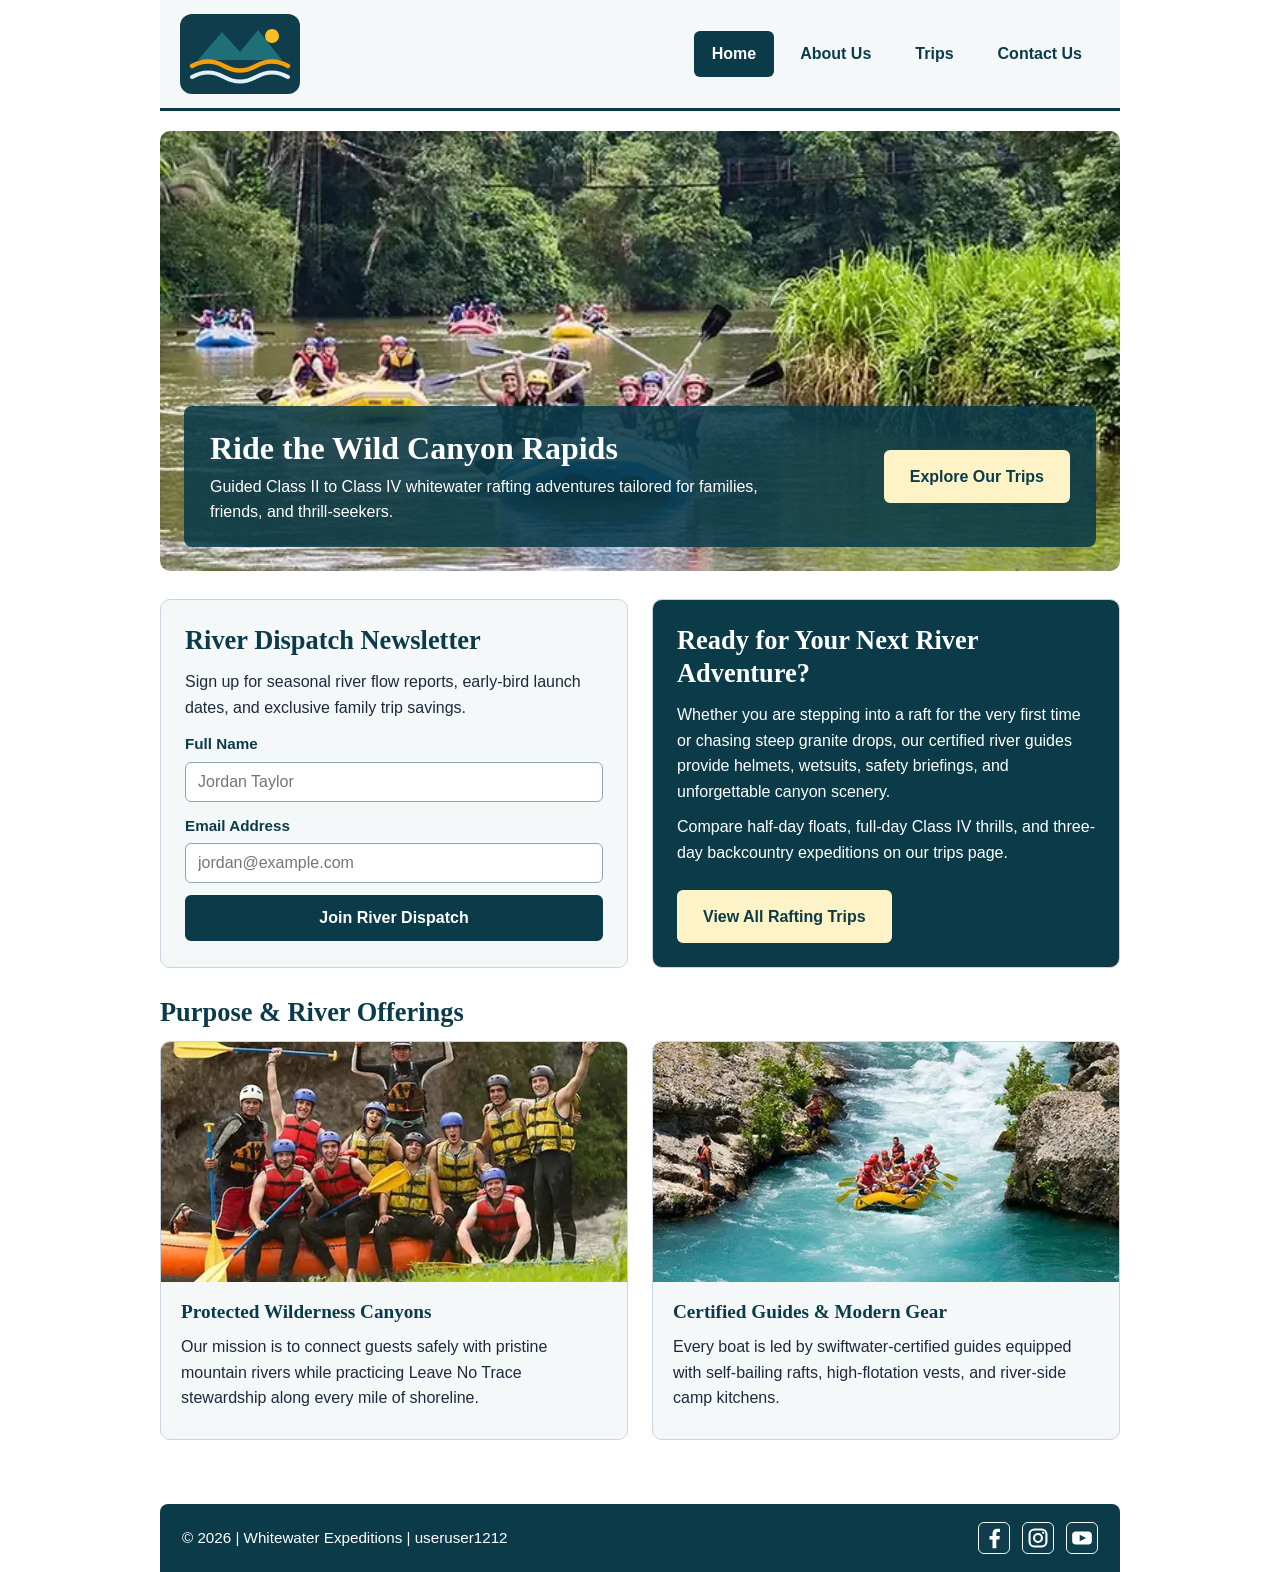
<file: wwr/index.html>
<!DOCTYPE html>
<html lang="en-US">
<head>
  <meta charset="utf-8">
  <meta name="viewport" content="width=device-width, initial-scale=1.0">
  <title>Home | Whitewater Expeditions</title>
  <meta name="description" content="Whitewater Expeditions offers guided river rafting trips, beginner canyon floats, and multi-day wilderness adventures.">
  <meta name="author" content="useruser1212">
  <link rel="stylesheet" href="styles/rafting.css">
</head>
<body>
  <header>
    <a class="logo-link" href="index.html">
      <img src="images/logo.svg" alt="Whitewater Expeditions Logo" width="120" height="80">
    </a>
    <nav aria-label="Main Navigation">
      <a href="index.html" class="active">Home</a>
      <a href="about.html">About Us</a>
      <a href="trips.html">Trips</a>
      <a href="contact.html">Contact Us</a>
    </nav>
  </header>

  <main>
    <div class="hero">
      <img src="images/hero-rafting.webp" alt="Rafting crew paddling through sunlit canyon whitewater rapids" width="1024" height="540">
      <div class="hero-overlay">
        <div>
          <h1>Ride the Wild Canyon Rapids</h1>
          <p>Guided Class II to Class IV whitewater rafting adventures tailored for families, friends, and thrill-seekers.</p>
        </div>
        <a class="cta-button cta-button-light" href="trips.html">Explore Our Trips</a>
      </div>
    </div>

    <section class="home-split-band" aria-label="Newsletter and Trip Planning">
      <div class="panel-card">
        <h2>River Dispatch Newsletter</h2>
        <p>Sign up for seasonal river flow reports, early-bird launch dates, and exclusive family trip savings.</p>
        <form class="newsletter-form" action="#" method="get">
          <div class="form-field">
            <label for="newsletter-name">Full Name</label>
            <input type="text" id="newsletter-name" name="newsletter-name" placeholder="Jordan Taylor" required>
          </div>
          <div class="form-field">
            <label for="newsletter-email">Email Address</label>
            <input type="email" id="newsletter-email" name="newsletter-email" placeholder="jordan@example.com" required>
          </div>
          <button type="submit">Join River Dispatch</button>
        </form>
      </div>

      <div class="panel-card cta-panel">
        <div>
          <h2>Ready for Your Next River Adventure?</h2>
          <p>Whether you are stepping into a raft for the very first time or chasing steep granite drops, our certified river guides provide helmets, wetsuits, safety briefings, and unforgettable canyon scenery.</p>
          <p>Compare half-day floats, full-day Class IV thrills, and three-day backcountry expeditions on our trips page.</p>
        </div>
        <div>
          <a class="cta-button cta-button-light" href="trips.html">View All Rafting Trips</a>
        </div>
      </div>
    </section>

    <section aria-label="Our Purpose and Offerings">
      <h2>Purpose &amp; River Offerings</h2>
      <div class="home-grid">
        <article class="feature-card">
          <img src="images/river-canyon.webp" alt="Emerald mountain river flowing through a pine-lined canyon" width="700" height="480">
          <div class="feature-card-body">
            <h3>Protected Wilderness Canyons</h3>
            <p>Our mission is to connect guests safely with pristine mountain rivers while practicing Leave No Trace stewardship along every mile of shoreline.</p>
          </div>
        </article>
        <article class="feature-card">
          <img src="images/team-paddling.webp" alt="Certified guide leading a smiling rafting crew through splashing rapids" width="700" height="480">
          <div class="feature-card-body">
            <h3>Certified Guides &amp; Modern Gear</h3>
            <p>Every boat is led by swiftwater-certified guides equipped with self-bailing rafts, high-flotation vests, and river-side camp kitchens.</p>
          </div>
        </article>
      </div>
    </section>
  </main>

  <footer>
    <p>&copy; 2026 | Whitewater Expeditions | useruser1212</p>
    <nav class="socialmedia" aria-label="Social Media Links">
      <a href="https://facebook.com"><img src="images/icon-facebook.svg" alt="Facebook" width="32" height="32"></a>
      <a href="https://instagram.com"><img src="images/icon-instagram.svg" alt="Instagram" width="32" height="32"></a>
      <a href="https://youtube.com"><img src="images/icon-youtube.svg" alt="YouTube" width="32" height="32"></a>
    </nav>
  </footer>
</body>
</html>
</file>
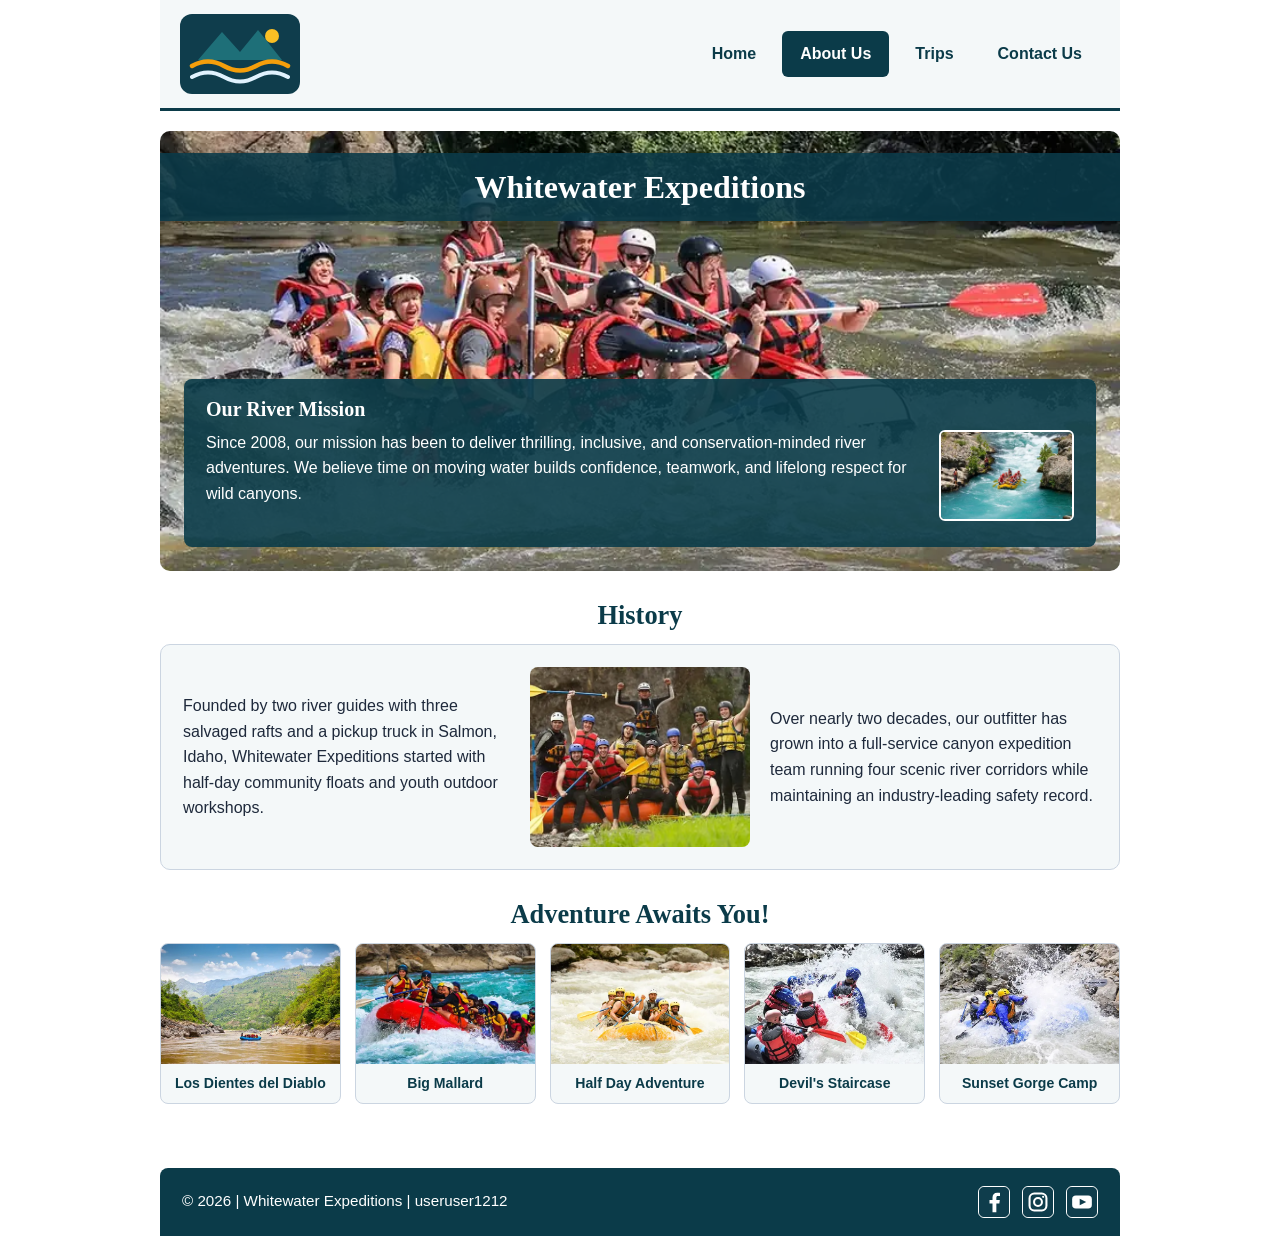
<file: wwr/about.html>
<!DOCTYPE html>
<html lang="en-US">
<head>
  <meta charset="utf-8">
  <meta name="viewport" content="width=device-width, initial-scale=1.0">
  <title>About Us | Whitewater Expeditions</title>
  <meta name="description" content="Learn about the history, safety mission, and river rapids offered by Whitewater Expeditions.">
  <meta name="author" content="useruser1212">
  <link rel="stylesheet" href="styles/rafting.css">
</head>
<body>
  <header>
    <a class="logo-link" href="index.html">
      <img src="images/logo.svg" alt="Whitewater Expeditions Logo" width="120" height="80">
    </a>
    <nav aria-label="Main Navigation">
      <a href="index.html">Home</a>
      <a href="about.html" class="active">About Us</a>
      <a href="trips.html">Trips</a>
      <a href="contact.html">Contact Us</a>
    </nav>
  </header>

  <main>
    <div class="hero">
      <img src="images/about-hero.webp" alt="Rafting team navigating canyon whitewater waves" width="1024" height="540">
      <h1>Whitewater Expeditions</h1>
      <article>
        <h2>Our River Mission</h2>
        <img src="images/team-paddling.webp" alt="Smiling guests paddling together in whitewater" width="700" height="480">
        <p>Since 2008, our mission has been to deliver thrilling, inclusive, and conservation-minded river adventures. We believe time on moving water builds confidence, teamwork, and lifelong respect for wild canyons.</p>
      </article>
    </div>

    <section class="about-section" aria-label="Company History">
      <h2>History</h2>
      <div class="history-grid">
        <p>Founded by two river guides with three salvaged rafts and a pickup truck in Salmon, Idaho, Whitewater Expeditions started with half-day community floats and youth outdoor workshops.</p>
        <img src="images/river-canyon.webp" alt="Sunlit canyon river bend" width="700" height="480">
        <p>Over nearly two decades, our outfitter has grown into a full-service canyon expedition team running four scenic river corridors while maintaining an industry-leading safety record.</p>
      </div>
    </section>

    <section class="about-section" aria-label="Featured Rapids Gallery">
      <h2>Adventure Awaits You!</h2>
      <div class="adventure-gallery">
        <figure>
          <img src="images/rapid-devil.webp" alt="Raft dropping into Los Dientes del Diablo rapids" width="500" height="360">
          <figcaption>Los Dientes del Diablo</figcaption>
        </figure>
        <figure>
          <img src="images/rapid-big-mallard.webp" alt="Big Mallard rapid whitewater splash" width="500" height="360">
          <figcaption>Big Mallard</figcaption>
        </figure>
        <figure>
          <img src="images/rapid-half-day.webp" alt="Half day family adventure float" width="500" height="360">
          <figcaption>Half Day Adventure</figcaption>
        </figure>
        <figure>
          <img src="images/trip-intermediate.webp" alt="Class IV Devil's Staircase rapid" width="640" height="440">
          <figcaption>Devil's Staircase</figcaption>
        </figure>
        <figure>
          <img src="images/trip-expedition.webp" alt="Three-day Sunset Gorge river camp" width="640" height="440">
          <figcaption>Sunset Gorge Camp</figcaption>
        </figure>
      </div>
    </section>
  </main>

  <footer>
    <p>&copy; 2026 | Whitewater Expeditions | useruser1212</p>
    <nav class="socialmedia" aria-label="Social Media Links">
      <a href="https://facebook.com"><img src="images/icon-facebook.svg" alt="Facebook" width="32" height="32"></a>
      <a href="https://instagram.com"><img src="images/icon-instagram.svg" alt="Instagram" width="32" height="32"></a>
      <a href="https://youtube.com"><img src="images/icon-youtube.svg" alt="YouTube" width="32" height="32"></a>
    </nav>
  </footer>
</body>
</html>
</file>
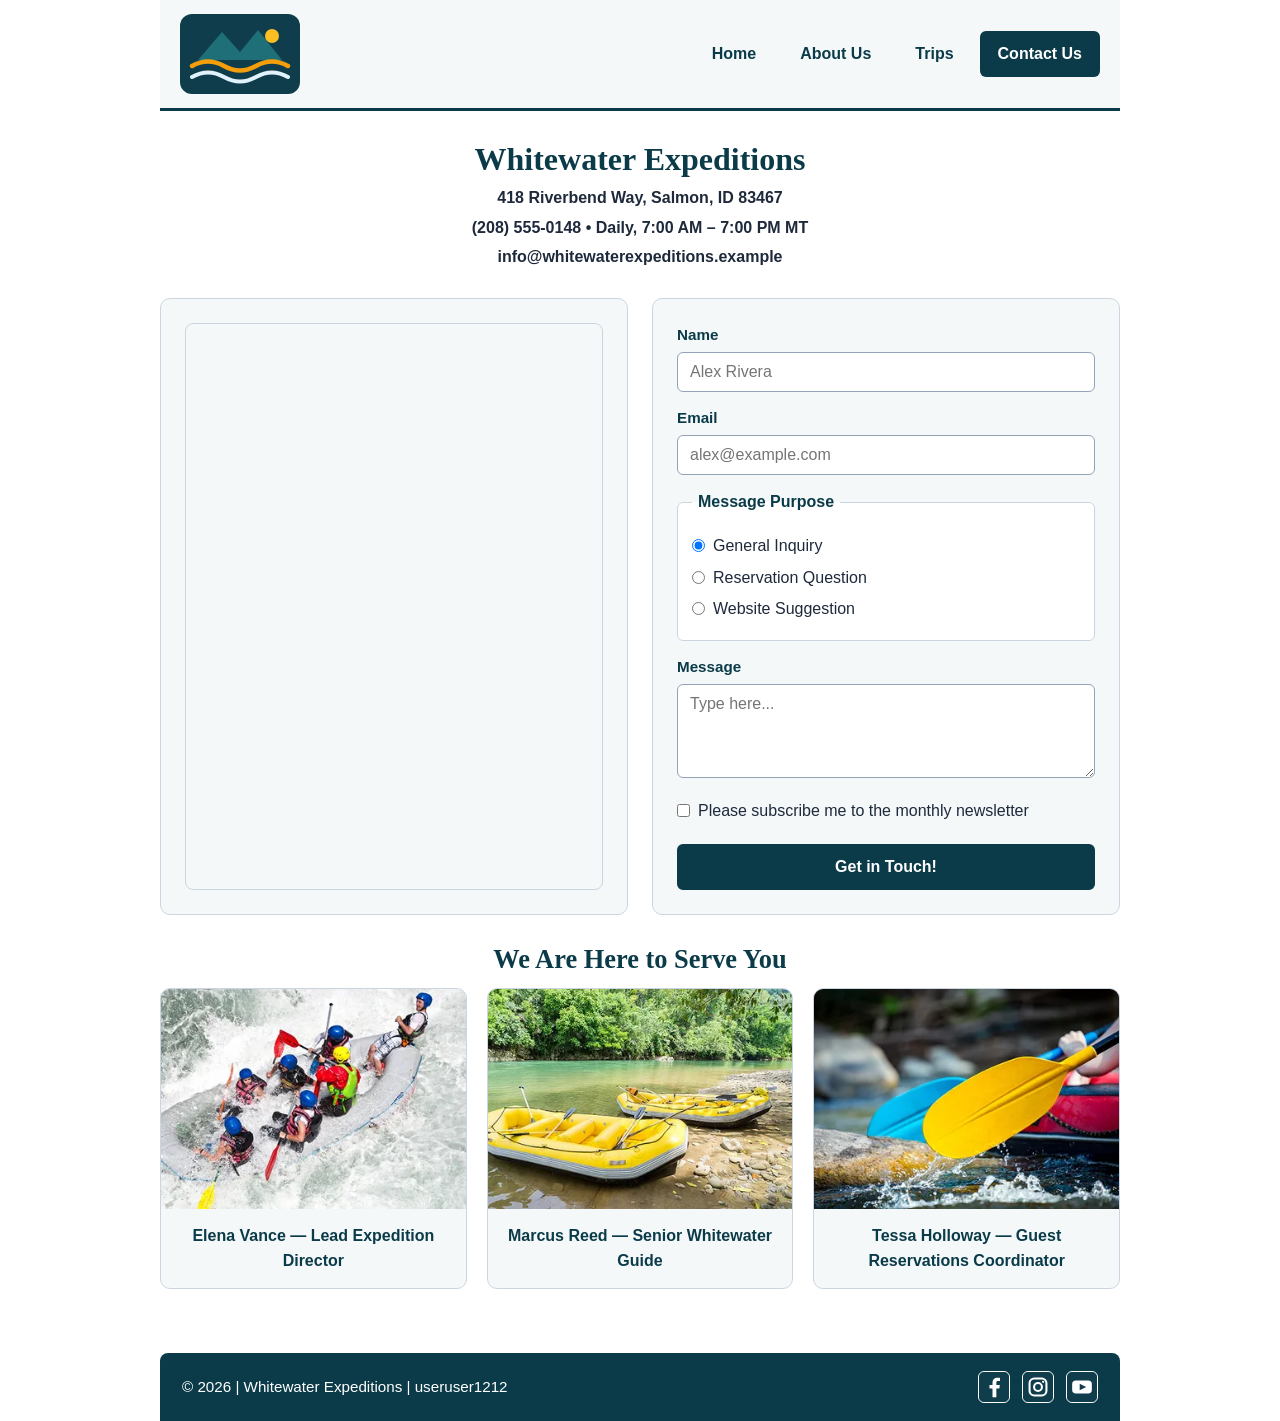
<file: wwr/contact.html>
<!DOCTYPE html>
<html lang="en-US">
<head>
  <meta charset="utf-8">
  <meta name="viewport" content="width=device-width, initial-scale=1.0">
  <title>Contact Us | Whitewater Expeditions</title>
  <meta name="description" content="Contact Whitewater Expeditions for trip reservations, group bookings, directions to our Salmon River outpost, and guide support.">
  <meta name="author" content="useruser1212">
  <link rel="stylesheet" href="styles/rafting.css">
</head>
<body>
  <header>
    <a class="logo-link" href="index.html">
      <img src="images/logo.svg" alt="Whitewater Expeditions Logo" width="120" height="80">
    </a>
    <nav aria-label="Main Navigation">
      <a href="index.html">Home</a>
      <a href="about.html">About Us</a>
      <a href="trips.html">Trips</a>
      <a href="contact.html" class="active">Contact Us</a>
    </nav>
  </header>

  <main>
    <section class="contact-intro" aria-label="Company Contact Information">
      <h1>Whitewater Expeditions</h1>
      <p>418 Riverbend Way, Salmon, ID 83467</p>
      <p>(208) 555-0148 &bull; Daily, 7:00 AM &ndash; 7:00 PM MT</p>
      <p>info@whitewaterexpeditions.example</p>
    </section>

    <section class="contact-layout" aria-label="Map and Contact Form">
      <div class="panel-card map-panel">
        <iframe
          class="map-frame"
          title="Salmon Idaho River Outpost Map"
          src="https://www.google.com/maps?q=Salmon,+ID+83467&output=embed"
          loading="lazy"
          referrerpolicy="no-referrer-when-downgrade">
        </iframe>
      </div>

      <div class="panel-card">
        <form class="contact-form" action="#" method="get">
          <div class="form-field">
            <label for="contact-name">Name</label>
            <input type="text" id="contact-name" name="contact-name" placeholder="Alex Rivera" required>
          </div>

          <div class="form-field">
            <label for="contact-email">Email</label>
            <input type="email" id="contact-email" name="contact-email" placeholder="alex@example.com" required>
          </div>

          <fieldset class="radio-group">
            <legend>Message Purpose</legend>
            <label class="radio-option" for="purpose-general">
              <input type="radio" id="purpose-general" name="message-purpose" value="general" checked>
              General Inquiry
            </label>
            <label class="radio-option" for="purpose-reservation">
              <input type="radio" id="purpose-reservation" name="message-purpose" value="reservation">
              Reservation Question
            </label>
            <label class="radio-option" for="purpose-website">
              <input type="radio" id="purpose-website" name="message-purpose" value="website">
              Website Suggestion
            </label>
          </fieldset>

          <div class="form-field">
            <label for="contact-message">Message</label>
            <textarea id="contact-message" name="contact-message" rows="4" placeholder="Type here..." required></textarea>
          </div>

          <label class="checkbox-option" for="monthly-newsletter">
            <input type="checkbox" id="monthly-newsletter" name="monthly-newsletter" value="yes">
            Please subscribe me to the monthly newsletter
          </label>

          <button type="submit">Get in Touch!</button>
        </form>
      </div>
    </section>

    <section class="team-section" aria-label="Meet Our River Team">
      <h2>We Are Here to Serve You</h2>
      <div class="team-grid">
        <figure class="team-card">
          <img src="images/guide-elena.webp" alt="Elena Vance, Lead Expedition Director" width="400" height="400">
          <figcaption>Elena Vance &mdash; Lead Expedition Director</figcaption>
        </figure>
        <figure class="team-card">
          <img src="images/guide-marcus.webp" alt="Marcus Reed, Senior Whitewater Guide" width="400" height="400">
          <figcaption>Marcus Reed &mdash; Senior Whitewater Guide</figcaption>
        </figure>
        <figure class="team-card">
          <img src="images/guide-tessa.webp" alt="Tessa Holloway, Guest Reservations Coordinator" width="400" height="400">
          <figcaption>Tessa Holloway &mdash; Guest Reservations Coordinator</figcaption>
        </figure>
      </div>
    </section>
  </main>

  <footer>
    <p>&copy; 2026 | Whitewater Expeditions | useruser1212</p>
    <nav class="socialmedia" aria-label="Social Media Links">
      <a href="https://facebook.com"><img src="images/icon-facebook.svg" alt="Facebook" width="32" height="32"></a>
      <a href="https://instagram.com"><img src="images/icon-instagram.svg" alt="Instagram" width="32" height="32"></a>
      <a href="https://youtube.com"><img src="images/icon-youtube.svg" alt="YouTube" width="32" height="32"></a>
    </nav>
  </footer>
</body>
</html>
</file>
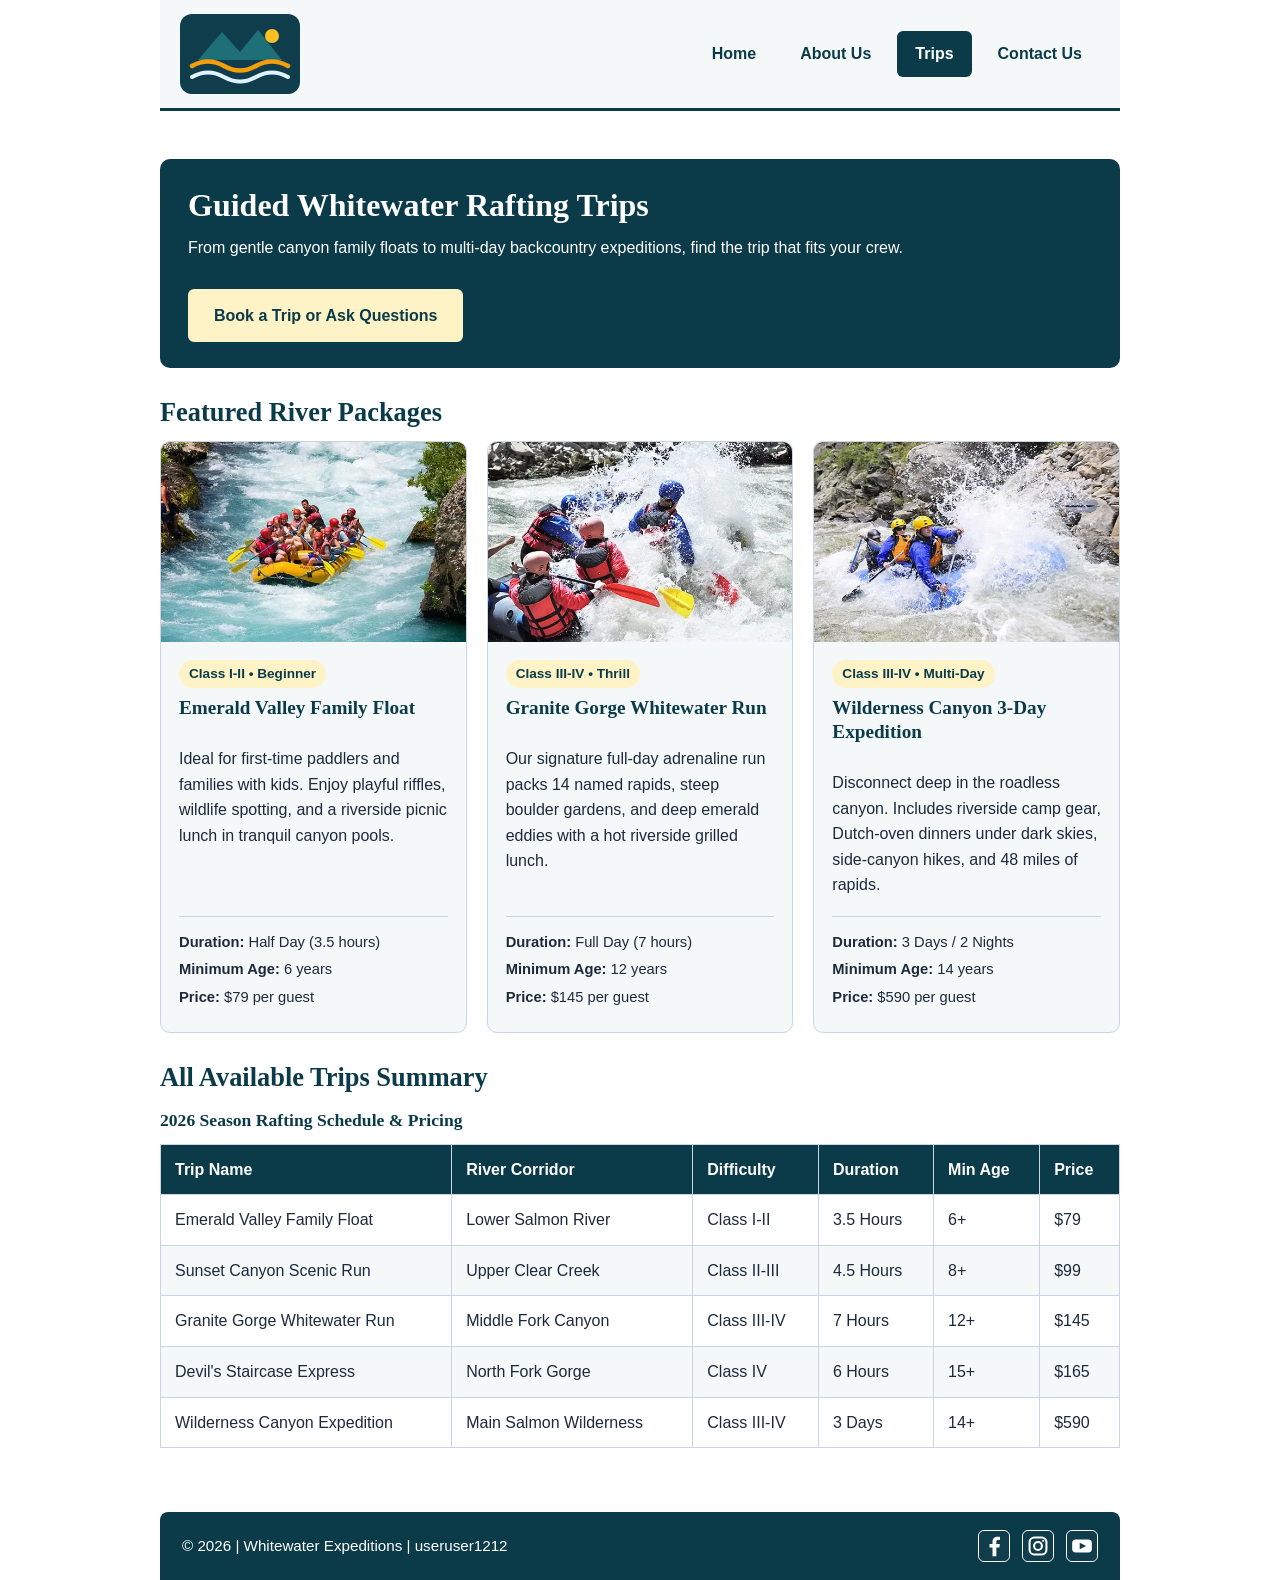
<file: wwr/trips.html>
<!DOCTYPE html>
<html lang="en-US">
<head>
  <meta charset="utf-8">
  <meta name="viewport" content="width=device-width, initial-scale=1.0">
  <title>Trips &amp; Adventures | Whitewater Expeditions</title>
  <meta name="description" content="Explore guided whitewater rafting packages, difficulty ratings, trip schedules, and group pricing at Whitewater Expeditions.">
  <meta name="author" content="useruser1212">
  <link rel="stylesheet" href="styles/rafting.css">
</head>
<body>
  <header>
    <a class="logo-link" href="index.html">
      <img src="images/logo.svg" alt="Whitewater Expeditions Logo" width="120" height="80">
    </a>
    <nav aria-label="Main Navigation">
      <a href="index.html">Home</a>
      <a href="about.html">About Us</a>
      <a href="trips.html" class="active">Trips</a>
      <a href="contact.html">Contact Us</a>
    </nav>
  </header>

  <main>
    <section class="page-banner">
      <div>
        <h1>Guided Whitewater Rafting Trips</h1>
        <p>From gentle canyon family floats to multi-day backcountry expeditions, find the trip that fits your crew.</p>
      </div>
      <a class="cta-button cta-button-light" href="contact.html">Book a Trip or Ask Questions</a>
    </section>

    <section aria-label="Featured Rafting Packages">
      <h2>Featured River Packages</h2>
      <div class="trips-grid">
        <article class="trip-card">
          <img src="images/trip-beginner.webp" alt="Family rafting along calm turquoise canyon waters" width="640" height="440">
          <div class="trip-card-content">
            <span class="trip-badge">Class I-II &bull; Beginner</span>
            <h3>Emerald Valley Family Float</h3>
            <p>Ideal for first-time paddlers and families with kids. Enjoy playful riffles, wildlife spotting, and a riverside picnic lunch in tranquil canyon pools.</p>
            <ul class="trip-meta">
              <li><strong>Duration:</strong> Half Day (3.5 hours)</li>
              <li><strong>Minimum Age:</strong> 6 years</li>
              <li><strong>Price:</strong> $79 per guest</li>
            </ul>
          </div>
        </article>

        <article class="trip-card">
          <img src="images/trip-intermediate.webp" alt="Raft charging through foamy Class IV whitewater rapids" width="640" height="440">
          <div class="trip-card-content">
            <span class="trip-badge">Class III-IV &bull; Thrill</span>
            <h3>Granite Gorge Whitewater Run</h3>
            <p>Our signature full-day adrenaline run packs 14 named rapids, steep boulder gardens, and deep emerald eddies with a hot riverside grilled lunch.</p>
            <ul class="trip-meta">
              <li><strong>Duration:</strong> Full Day (7 hours)</li>
              <li><strong>Minimum Age:</strong> 12 years</li>
              <li><strong>Price:</strong> $145 per guest</li>
            </ul>
          </div>
        </article>

        <article class="trip-card">
          <img src="images/trip-expedition.webp" alt="Multi-day canyon river campsite with tents and rafts on sandy beach" width="640" height="440">
          <div class="trip-card-content">
            <span class="trip-badge">Class III-IV &bull; Multi-Day</span>
            <h3>Wilderness Canyon 3-Day Expedition</h3>
            <p>Disconnect deep in the roadless canyon. Includes riverside camp gear, Dutch-oven dinners under dark skies, side-canyon hikes, and 48 miles of rapids.</p>
            <ul class="trip-meta">
              <li><strong>Duration:</strong> 3 Days / 2 Nights</li>
              <li><strong>Minimum Age:</strong> 14 years</li>
              <li><strong>Price:</strong> $590 per guest</li>
            </ul>
          </div>
        </article>
      </div>
    </section>

    <section aria-label="Trip Comparison Table">
      <h2>All Available Trips Summary</h2>
      <div class="table-wrapper">
        <table class="trips-table">
          <caption>2026 Season Rafting Schedule &amp; Pricing</caption>
          <thead>
            <tr>
              <th scope="col">Trip Name</th>
              <th scope="col">River Corridor</th>
              <th scope="col">Difficulty</th>
              <th scope="col">Duration</th>
              <th scope="col">Min Age</th>
              <th scope="col">Price</th>
            </tr>
          </thead>
          <tbody>
            <tr>
              <td>Emerald Valley Family Float</td>
              <td>Lower Salmon River</td>
              <td>Class I-II</td>
              <td>3.5 Hours</td>
              <td>6+</td>
              <td>$79</td>
            </tr>
            <tr>
              <td>Sunset Canyon Scenic Run</td>
              <td>Upper Clear Creek</td>
              <td>Class II-III</td>
              <td>4.5 Hours</td>
              <td>8+</td>
              <td>$99</td>
            </tr>
            <tr>
              <td>Granite Gorge Whitewater Run</td>
              <td>Middle Fork Canyon</td>
              <td>Class III-IV</td>
              <td>7 Hours</td>
              <td>12+</td>
              <td>$145</td>
            </tr>
            <tr>
              <td>Devil's Staircase Express</td>
              <td>North Fork Gorge</td>
              <td>Class IV</td>
              <td>6 Hours</td>
              <td>15+</td>
              <td>$165</td>
            </tr>
            <tr>
              <td>Wilderness Canyon Expedition</td>
              <td>Main Salmon Wilderness</td>
              <td>Class III-IV</td>
              <td>3 Days</td>
              <td>14+</td>
              <td>$590</td>
            </tr>
          </tbody>
        </table>
      </div>
    </section>
  </main>

  <footer>
    <p>&copy; 2026 | Whitewater Expeditions | useruser1212</p>
    <nav class="socialmedia" aria-label="Social Media Links">
      <a href="https://facebook.com"><img src="images/icon-facebook.svg" alt="Facebook" width="32" height="32"></a>
      <a href="https://instagram.com"><img src="images/icon-instagram.svg" alt="Instagram" width="32" height="32"></a>
      <a href="https://youtube.com"><img src="images/icon-youtube.svg" alt="YouTube" width="32" height="32"></a>
    </nav>
  </footer>
</body>
</html>
</file>
<file: wwr/styles/rafting.css>
:root {
  --primary-color: #0b3b49;
  --secondary-color: #155e63;
  --accent1-color: #1e293b;
  --accent2-color: #fef3c7;
  --surface-color: #f4f8f9;
  --white: #ffffff;
  --border-color: #cbd5e1;
  --heading-font: Georgia, "Times New Roman", serif;
  --body-font: "Segoe UI", Tahoma, Geneva, Verdana, sans-serif;
}

* {
  margin: 0;
  padding: 0;
  box-sizing: border-box;
}

body {
  font-family: var(--body-font);
  color: var(--accent1-color);
  background-color: var(--white);
  line-height: 1.6;
}

header,
main,
footer {
  max-width: 960px;
  width: 94%;
  margin: 0 auto;
}

h1,
h2,
h3 {
  font-family: var(--heading-font);
  color: var(--primary-color);
  line-height: 1.25;
}

h2 {
  font-size: 1.65rem;
  margin-bottom: 12px;
}

h3 {
  font-size: 1.2rem;
  margin-bottom: 8px;
}

p {
  margin: 10px 0;
}

/* Common Header & Navigation */
header {
  display: grid;
  grid-template-columns: 140px 1fr;
  align-items: center;
  gap: 20px;
  padding: 14px 20px;
  background-color: var(--surface-color);
  border-bottom: 3px solid var(--primary-color);
}

header .logo-link {
  display: inline-block;
  line-height: 0;
}

header img {
  width: 120px;
  height: auto;
  display: block;
}

header nav {
  display: flex;
  justify-content: flex-end;
  align-items: center;
  flex-wrap: wrap;
  gap: 8px;
}

header nav a {
  text-decoration: none;
  color: var(--primary-color);
  font-weight: 700;
  padding: 10px 18px;
  border-radius: 6px;
  transition: background-color 0.2s ease, color 0.2s ease;
}

header nav a:hover,
header nav a:focus-visible,
header nav a.active {
  background-color: var(--primary-color);
  color: var(--white);
}

main {
  padding: 20px 0 36px 0;
}

section {
  margin: 28px 0;
}

/* Hero Sections (Home & About) */
.hero {
  position: relative;
  border-radius: 10px;
  overflow: hidden;
  margin-bottom: 28px;
}

.hero > img {
  display: block;
  width: 100%;
  height: 440px;
  object-fit: cover;
}

.hero-overlay {
  position: absolute;
  inset: auto 24px 24px 24px;
  background-color: rgba(11, 59, 73, 0.88);
  color: var(--white);
  padding: 22px 26px;
  border-radius: 8px;
  display: flex;
  flex-wrap: wrap;
  justify-content: space-between;
  align-items: center;
  gap: 16px;
}

.hero h1 {
  position: absolute;
  top: 22px;
  left: 0;
  right: 0;
  text-align: center;
  padding: 14px 20px;
  background-color: rgba(11, 59, 73, 0.88);
  color: var(--white);
  font-size: 2rem;
}

.hero-overlay h1 {
  position: static;
  padding: 0;
  text-align: left;
  background-color: transparent;
  color: var(--white);
  font-size: 2rem;
  margin: 0 0 6px 0;
}

.hero-overlay p {
  margin: 0;
  color: var(--white);
  max-width: 560px;
}

.hero article {
  position: absolute;
  left: 24px;
  right: 24px;
  bottom: 24px;
  background-color: rgba(11, 59, 73, 0.9);
  color: var(--white);
  padding: 18px 22px;
  border-radius: 8px;
}

.hero article p {
  margin: 0;
  color: var(--white);
}

.hero article h2 {
  color: var(--white);
  font-size: 1.25rem;
  margin-bottom: 8px;
}

.hero article img {
  float: right;
  width: 135px;
  height: auto;
  margin: 0 0 8px 16px;
  border-radius: 6px;
  border: 2px solid var(--white);
}

/* Buttons & CTAs */
.cta-button,
button[type="submit"] {
  display: inline-block;
  background-color: var(--primary-color);
  color: var(--white);
  text-decoration: none;
  font-family: var(--body-font);
  font-weight: 700;
  font-size: 1rem;
  padding: 12px 24px;
  border: 2px solid var(--primary-color);
  border-radius: 6px;
  cursor: pointer;
  transition: background-color 0.2s ease, border-color 0.2s ease;
}

.cta-button-light {
  background-color: var(--accent2-color);
  color: var(--primary-color);
  border-color: var(--accent2-color);
}

.cta-button:hover,
.cta-button:focus-visible,
button[type="submit"]:hover,
button[type="submit"]:focus-visible {
  background-color: var(--secondary-color);
  border-color: var(--secondary-color);
  color: var(--white);
}

.cta-button-light:hover,
.cta-button-light:focus-visible {
  background-color: var(--white);
  border-color: var(--white);
  color: var(--primary-color);
}

/* Home Page Grids */
.home-split-band {
  display: grid;
  grid-template-columns: 1fr 1fr;
  gap: 24px;
  align-items: stretch;
}

.panel-card {
  background-color: var(--surface-color);
  border: 1px solid var(--border-color);
  border-radius: 10px;
  padding: 24px;
}

.cta-panel {
  display: flex;
  flex-direction: column;
  justify-content: space-between;
  gap: 14px;
  background-color: var(--primary-color);
  color: var(--white);
}

.cta-panel h2,
.cta-panel p {
  color: var(--white);
}

.newsletter-form {
  display: grid;
  gap: 12px;
  margin-top: 12px;
}

.form-field {
  display: flex;
  flex-direction: column;
  gap: 5px;
}

.form-field label {
  font-weight: 700;
  font-size: 0.95rem;
  color: var(--primary-color);
}

.form-field input,
.form-field textarea {
  width: 100%;
  padding: 10px 12px;
  border: 1px solid #94a3b8;
  border-radius: 6px;
  font-family: var(--body-font);
  font-size: 1rem;
  color: var(--accent1-color);
  background-color: var(--white);
}

.home-grid {
  display: grid;
  grid-template-columns: repeat(2, 1fr);
  gap: 24px;
}

.feature-card {
  background-color: var(--surface-color);
  border: 1px solid var(--border-color);
  border-radius: 10px;
  overflow: hidden;
  display: flex;
  flex-direction: column;
}

.feature-card img {
  width: 100%;
  height: 240px;
  object-fit: cover;
  display: block;
}

.feature-card-body {
  padding: 18px 20px;
}

/* About Us Sections */
.about-section h2 {
  text-align: center;
}

.history-grid {
  display: grid;
  grid-template-columns: 1fr 220px 1fr;
  gap: 20px;
  align-items: center;
  background-color: var(--surface-color);
  padding: 22px;
  border-radius: 10px;
  border: 1px solid var(--border-color);
}

.history-grid img {
  width: 100%;
  height: 180px;
  object-fit: cover;
  border-radius: 8px;
  display: block;
}

.adventure-gallery {
  display: grid;
  grid-template-columns: repeat(5, 1fr);
  gap: 14px;
}

.adventure-gallery figure {
  background-color: var(--surface-color);
  border: 1px solid var(--border-color);
  border-radius: 8px;
  overflow: hidden;
  text-align: center;
}

.adventure-gallery img {
  width: 100%;
  height: 120px;
  object-fit: cover;
  display: block;
}

.adventure-gallery figcaption {
  padding: 8px 6px;
  font-size: 0.88rem;
  font-weight: 700;
  color: var(--primary-color);
}

/* Trips Page */
.page-banner {
  background-color: var(--primary-color);
  color: var(--white);
  padding: 26px 28px;
  border-radius: 10px;
  display: flex;
  flex-wrap: wrap;
  justify-content: space-between;
  align-items: center;
  gap: 18px;
  margin-bottom: 28px;
}

.page-banner h1,
.page-banner p {
  color: var(--white);
}

.page-banner h1 {
  font-size: 2rem;
  margin-bottom: 6px;
}

.trips-grid {
  display: grid;
  grid-template-columns: repeat(3, 1fr);
  gap: 20px;
}

.trip-card {
  background-color: var(--surface-color);
  border: 1px solid var(--border-color);
  border-radius: 10px;
  overflow: hidden;
  display: flex;
  flex-direction: column;
}

.trip-card img {
  width: 100%;
  height: 200px;
  object-fit: cover;
  display: block;
}

.trip-card-content {
  padding: 18px;
  display: flex;
  flex-direction: column;
  gap: 8px;
  flex: 1;
}

.trip-badge {
  display: inline-block;
  align-self: flex-start;
  background-color: var(--accent2-color);
  color: var(--primary-color);
  font-weight: 700;
  font-size: 0.85rem;
  padding: 3px 10px;
  border-radius: 999px;
}

.trip-meta {
  list-style: none;
  margin-top: auto;
  padding-top: 10px;
  border-top: 1px solid var(--border-color);
  font-size: 0.92rem;
}

.trip-meta li {
  margin: 4px 0;
}

.table-wrapper {
  overflow-x: auto;
}

.trips-table {
  width: 100%;
  border-collapse: collapse;
  background-color: var(--white);
  border: 1px solid var(--border-color);
}

.trips-table caption {
  font-family: var(--heading-font);
  font-weight: 700;
  font-size: 1.1rem;
  color: var(--primary-color);
  text-align: left;
  margin-bottom: 10px;
}

.trips-table th,
.trips-table td {
  padding: 12px 14px;
  border: 1px solid var(--border-color);
  text-align: left;
}

.trips-table thead th {
  background-color: var(--primary-color);
  color: var(--white);
}

.trips-table tbody tr:nth-child(even) {
  background-color: var(--surface-color);
}

/* Contact Page */
.contact-intro {
  text-align: center;
  margin-top: 8px;
}

.contact-intro h1 {
  font-size: 2rem;
  margin-bottom: 6px;
}

.contact-intro p {
  margin: 4px 0;
  font-weight: 600;
}

.contact-layout {
  display: grid;
  grid-template-columns: 1fr 1fr;
  gap: 24px;
  align-items: stretch;
}

.map-panel {
  display: flex;
}

.map-frame {
  width: 100%;
  min-height: 360px;
  border: 1px solid var(--border-color);
  border-radius: 8px;
  display: block;
}

.team-section h2 {
  text-align: center;
}

.contact-form {
  display: grid;
  gap: 14px;
}

.radio-group {
  border: 1px solid var(--border-color);
  border-radius: 6px;
  padding: 12px 14px;
  background-color: var(--white);
}

.radio-group legend {
  font-weight: 700;
  color: var(--primary-color);
  padding: 0 6px;
}

.radio-option,
.checkbox-option {
  display: flex;
  align-items: center;
  gap: 8px;
  margin: 6px 0;
  font-weight: 500;
}

.team-grid {
  display: grid;
  grid-template-columns: repeat(3, 1fr);
  gap: 20px;
}

.team-card {
  background-color: var(--surface-color);
  border: 1px solid var(--border-color);
  border-radius: 10px;
  overflow: hidden;
  text-align: center;
}

.team-card img {
  width: 100%;
  height: 220px;
  object-fit: cover;
  display: block;
}

.team-card figcaption {
  padding: 14px 12px;
  font-weight: 700;
  color: var(--primary-color);
}

/* Common Footer */
footer {
  display: grid;
  grid-template-columns: 1fr auto;
  align-items: center;
  gap: 16px;
  padding: 18px 22px;
  background-color: var(--primary-color);
  color: var(--white);
  border-radius: 8px 8px 0 0;
}

footer p {
  margin: 0;
  color: var(--white);
  font-size: 0.95rem;
}

.socialmedia {
  display: flex;
  align-items: center;
  gap: 12px;
}

.socialmedia a {
  text-decoration: none;
  display: inline-block;
  line-height: 0;
}

.socialmedia img {
  width: 32px;
  height: 32px;
  display: block;
  border: 1px solid var(--white);
  border-radius: 6px;
}

@media (max-width: 780px) {
  header {
    grid-template-columns: 1fr;
    justify-items: center;
  }

  header nav {
    justify-content: center;
  }

  .home-split-band,
  .home-grid,
  .history-grid,
  .trips-grid,
  .contact-layout,
  .team-grid {
    grid-template-columns: 1fr;
  }

  .adventure-gallery {
    grid-template-columns: repeat(2, 1fr);
  }

  footer {
    grid-template-columns: 1fr;
    justify-items: center;
    text-align: center;
  }
}
</file>
